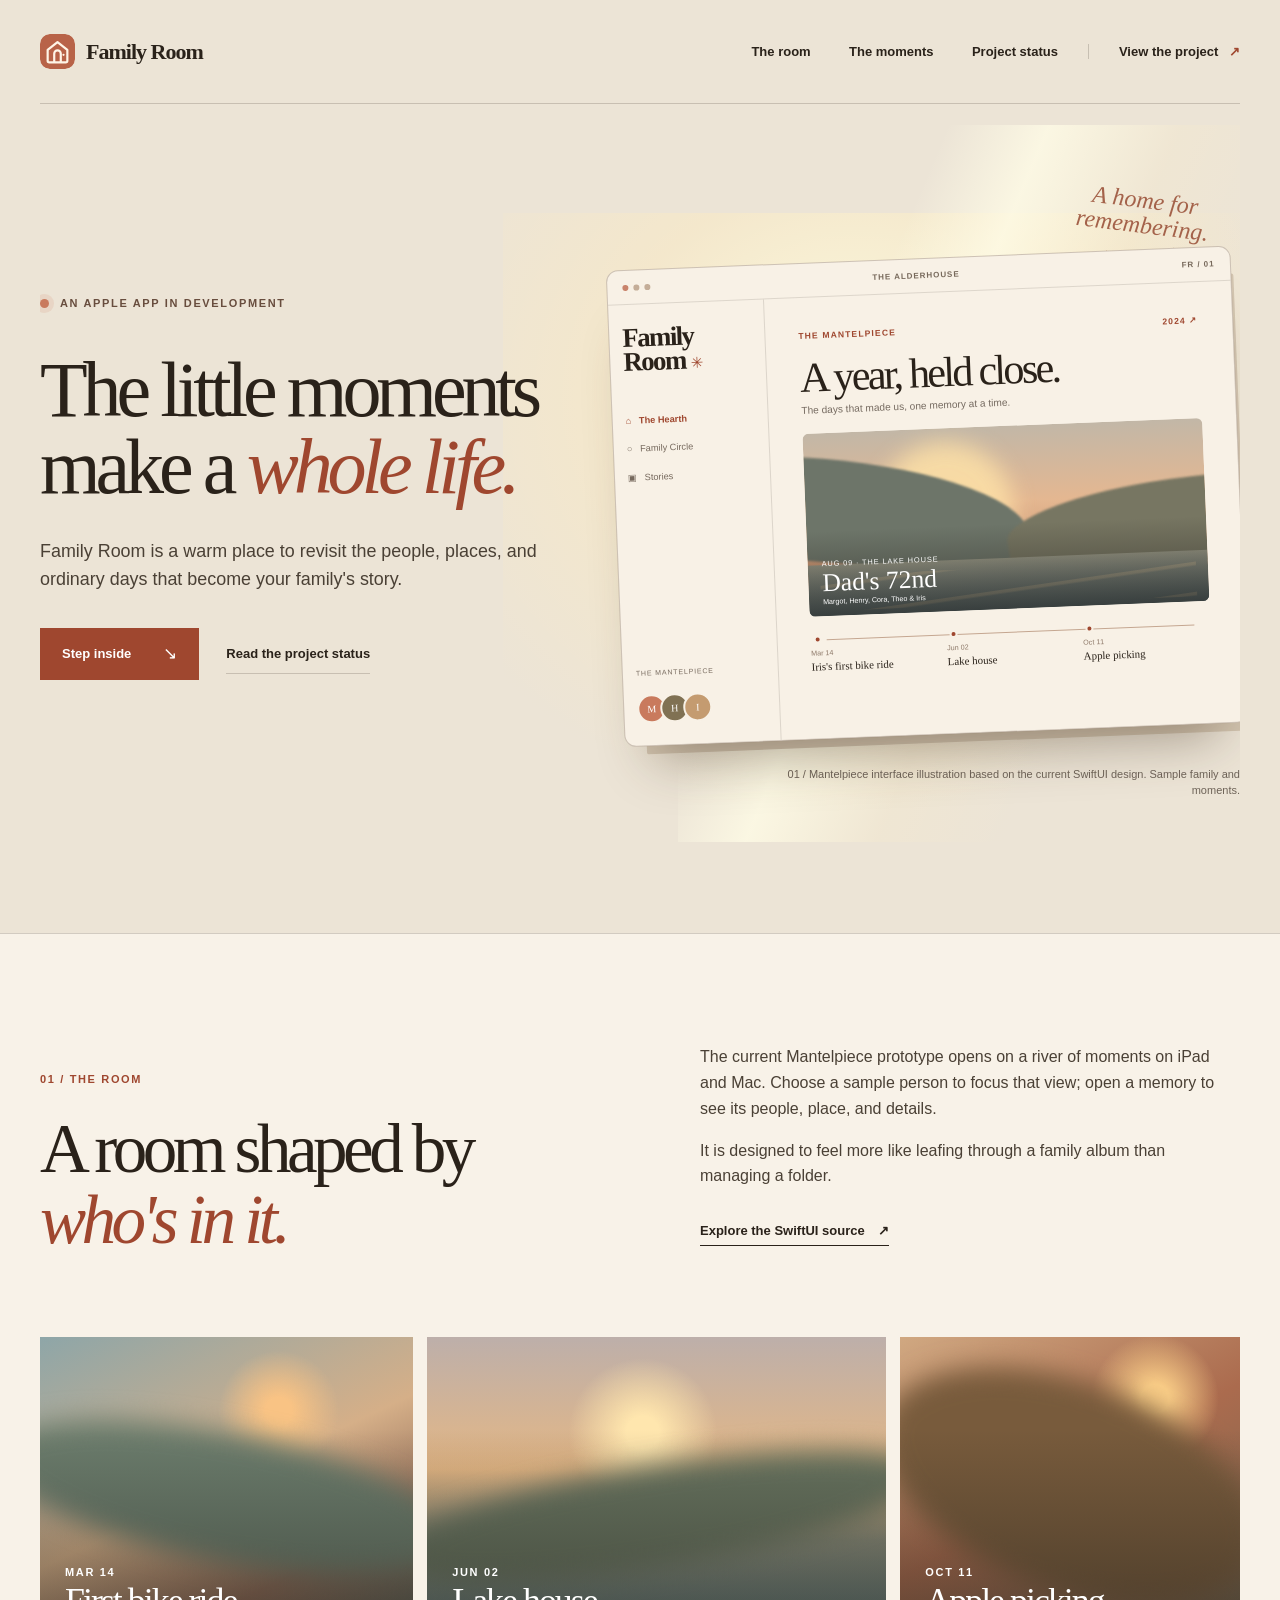
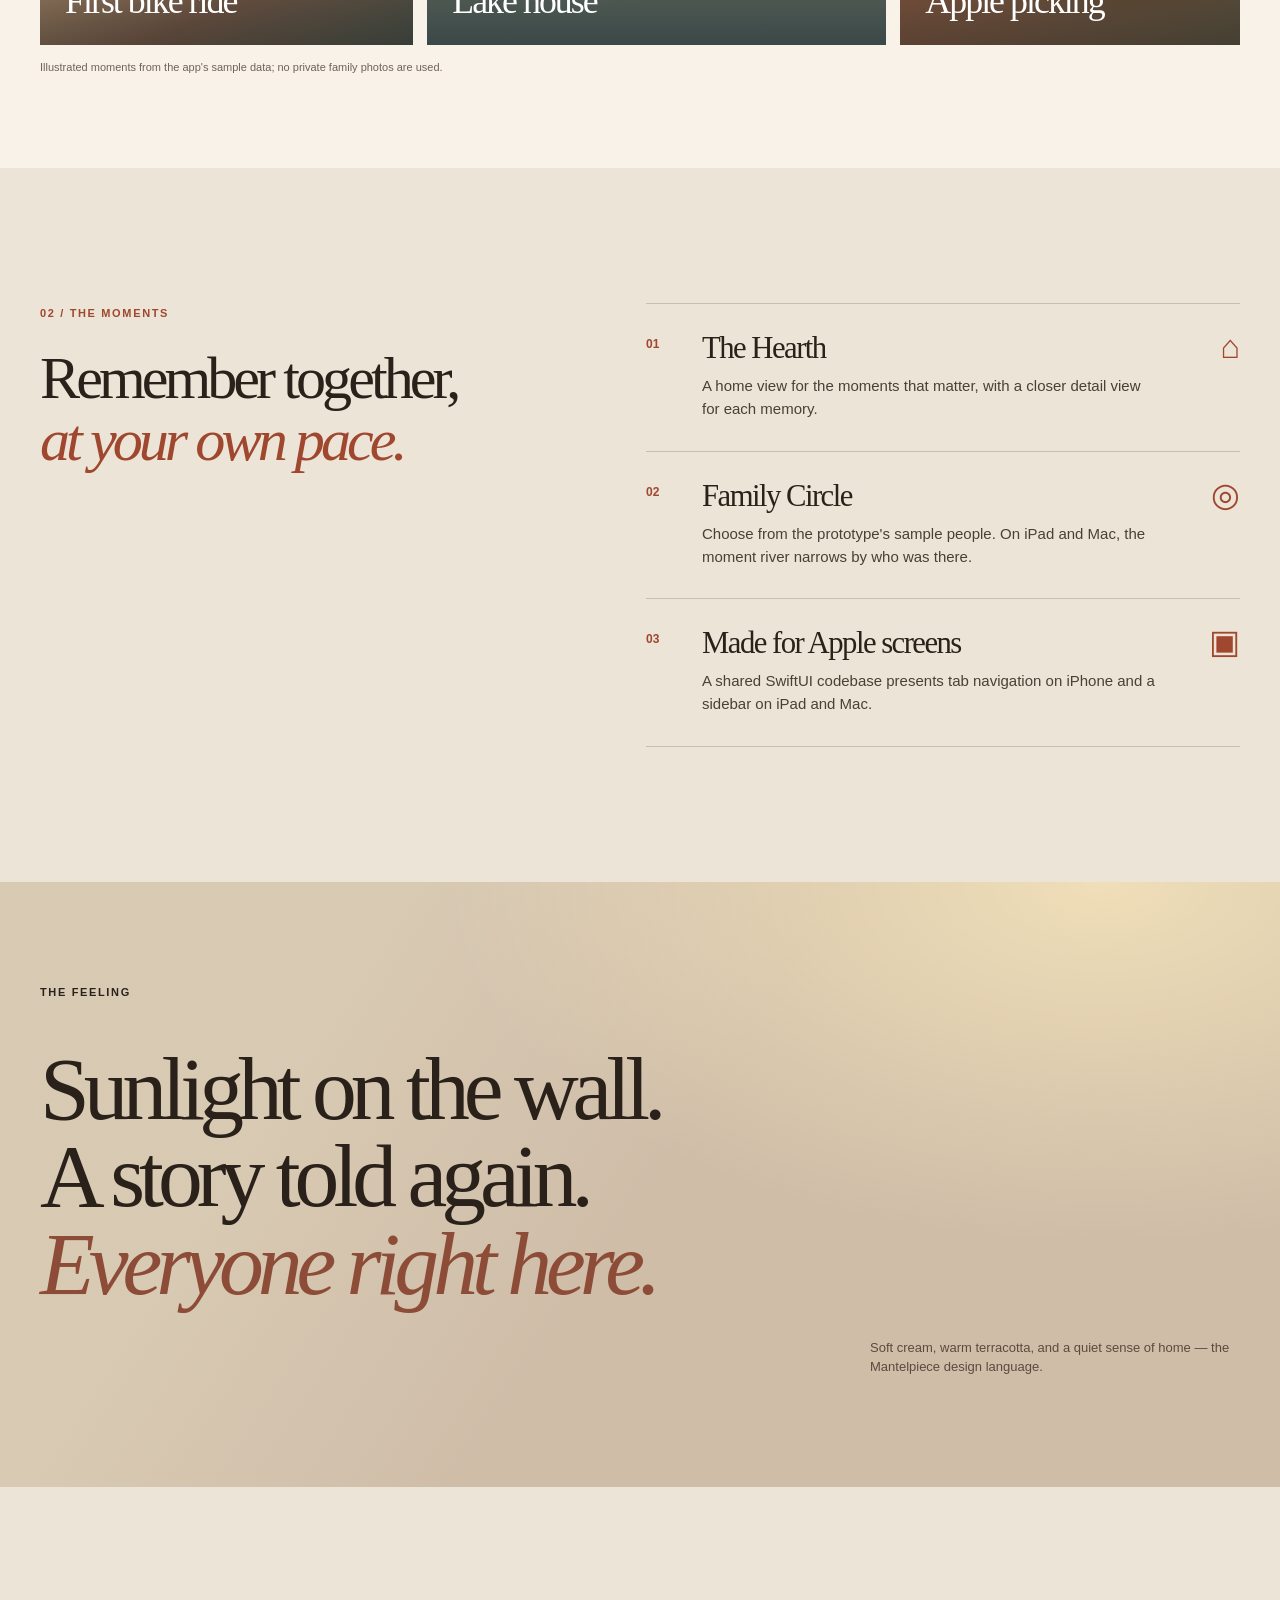
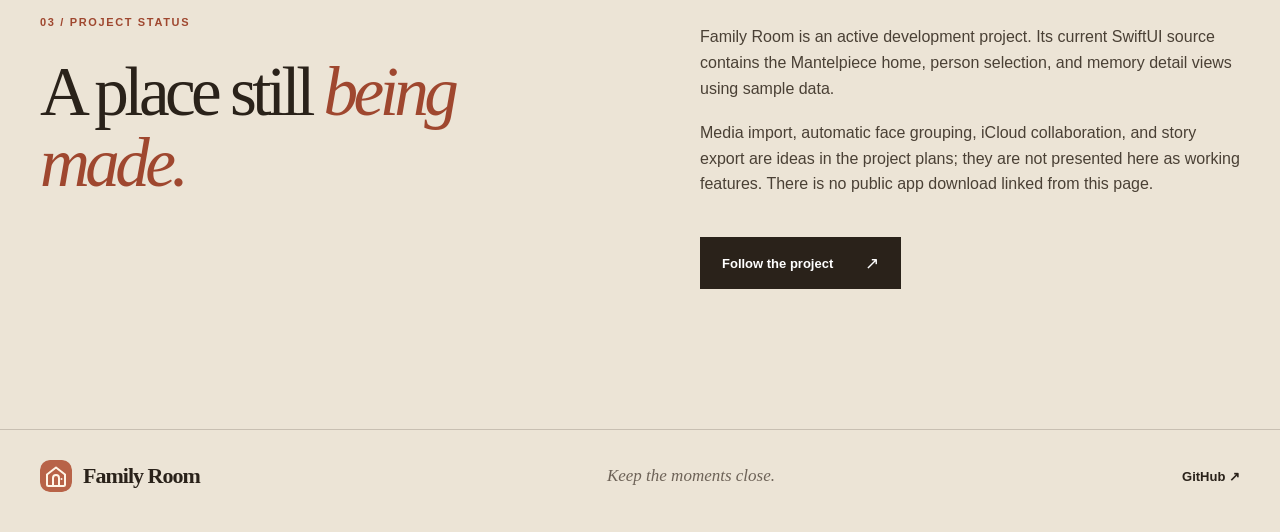
<file: site/index.html>
<!doctype html>
<html lang="en">
<head>
  <meta charset="utf-8">
  <meta name="viewport" content="width=device-width, initial-scale=1">
  <meta name="theme-color" content="#ece4d6">
  <meta name="description" content="Family Room is an in-development Apple app exploring a warm, visual home for family moments. See the Mantelpiece interface concept and current project status.">
  <title>Family Room — Keep the moments close</title>
  <link rel="icon" href="favicon.svg" type="image/svg+xml">
  <link rel="stylesheet" href="styles.css">
  <script src="script.js" defer></script>
</head>
<body>
  <a class="skip" href="#main">Skip to content</a>
  <header class="site-header wrap">
    <a class="brand" href="#top" aria-label="Family Room, back to top"><img src="favicon.svg" width="35" height="35" alt=""><span>Family Room</span></a>
    <nav aria-label="Main navigation">
      <a href="#the-room">The room</a>
      <a href="#the-moments">The moments</a>
      <a href="#status">Project status</a>
    </nav>
    <a class="header-link" href="https://github.com/AdamNolle/Family-Room">View the project <span aria-hidden="true">↗</span></a>
  </header>

  <main id="main">
    <section id="top" class="hero wrap" aria-labelledby="hero-title">
      <div class="hero-copy">
        <p class="eyebrow"><span class="sun-dot" aria-hidden="true"></span> An Apple app in development</p>
        <h1 id="hero-title">The little moments<br> make a <em>whole life.</em></h1>
        <p class="intro">Family Room is a warm place to revisit the people, places, and ordinary days that become your family's story.</p>
        <div class="hero-actions"><a class="button" href="#the-room">Step inside <span aria-hidden="true">↘</span></a><a class="text-link" href="#status">Read the project status</a></div>
      </div>
      <div class="hero-art" aria-label="Illustration of the Family Room Mantelpiece interface">
        <div class="light-beam" aria-hidden="true"></div>
        <div class="hero-note" aria-hidden="true">A home for<br><i>remembering.</i></div>
        <div class="app-window">
          <div class="window-bar"><span class="window-dots" aria-hidden="true"><i></i><i></i><i></i></span><span>THE ALDERHOUSE</span><span>FR / 01</span></div>
          <div class="window-body">
            <aside class="window-side" aria-hidden="true"><span class="mini-brand">Family<br>Room<span class="tiny-star">✳</span></span><span class="selected">⌂ &nbsp; The Hearth</span><span>○ &nbsp; Family Circle</span><span>▣ &nbsp; Stories</span><small>THE MANTELPIECE</small><div class="avatar-row"><b>M</b><b>H</b><b>I</b></div></aside>
            <div class="window-main"><div class="ui-kicker">THE MANTELPIECE <span>2024 ↗</span></div><div class="ui-title">A year, held close.</div><p>The days that made us, one memory at a time.</p><div class="featured-moment"><div class="landscape" aria-hidden="true"><span class="horizon"></span><span class="hill one"></span><span class="hill two"></span><span class="lake"></span></div><div class="moment-caption"><small>AUG 09 · THE LAKE HOUSE</small><strong>Dad's 72nd</strong><span>Margot, Henry, Cora, Theo &amp; Iris</span></div></div><div class="ui-river"><span class="river-line"></span><span class="river-item"><i></i> Mar 14 <b>Iris's first bike ride</b></span><span class="river-item"><i></i> Jun 02 <b>Lake house</b></span><span class="river-item"><i></i> Oct 11 <b>Apple picking</b></span></div></div>
          </div>
        </div>
        <p class="art-caption">01 / Mantelpiece interface illustration based on the current SwiftUI design. Sample family and moments.</p>
      </div>
    </section>

    <section id="the-room" class="room-section" aria-labelledby="room-title">
      <div class="wrap room-grid">
        <div class="room-lead"><span class="chapter">01 / THE ROOM</span><h2 id="room-title">A room shaped by <em>who's in it.</em></h2></div>
        <div class="room-detail"><p>The current Mantelpiece prototype opens on a river of moments on iPad and Mac. Choose a sample person to focus that view; open a memory to see its people, place, and details.</p><p>It is designed to feel more like leafing through a family album than managing a folder.</p><a class="inline-link" href="https://github.com/AdamNolle/Family-Room/tree/main/Sources/Shared">Explore the SwiftUI source <span aria-hidden="true">↗</span></a></div>
      </div>
      <div class="wrap scene-strip" aria-hidden="true"><div class="scene scene-one"><span>MAR 14</span><strong>First bike ride</strong></div><div class="scene scene-two"><span>JUN 02</span><strong>Lake house</strong></div><div class="scene scene-three"><span>OCT 11</span><strong>Apple picking</strong></div></div>
      <p class="wrap strip-caption">Illustrated moments from the app's sample data; no private family photos are used.</p>
    </section>

    <section id="the-moments" class="moments-section wrap" aria-labelledby="moments-title">
      <div class="moments-heading"><span class="chapter">02 / THE MOMENTS</span><h2 id="moments-title">Remember together,<br><em>at your own pace.</em></h2></div>
      <div class="feature-list"><article><span class="feature-number">01</span><div><h3>The Hearth</h3><p>A home view for the moments that matter, with a closer detail view for each memory.</p></div><span class="feature-glyph" aria-hidden="true">⌂</span></article><article><span class="feature-number">02</span><div><h3>Family Circle</h3><p>Choose from the prototype's sample people. On iPad and Mac, the moment river narrows by who was there.</p></div><span class="feature-glyph" aria-hidden="true">◎</span></article><article><span class="feature-number">03</span><div><h3>Made for Apple screens</h3><p>A shared SwiftUI codebase presents tab navigation on iPhone and a sidebar on iPad and Mac.</p></div><span class="feature-glyph" aria-hidden="true">▣</span></article></div>
    </section>

    <section class="quote-section" aria-label="Design direction"><div class="wrap"><span class="chapter">THE FEELING</span><p>Sunlight on the wall.<br>A story told again.<br><em>Everyone right here.</em></p><span class="quote-note">Soft cream, warm terracotta, and a quiet sense of home — the Mantelpiece design language.</span></div></section>

    <section id="status" class="status-section wrap" aria-labelledby="status-title"><div><span class="chapter">03 / PROJECT STATUS</span><h2 id="status-title">A place still <em>being made.</em></h2></div><div class="status-copy"><p>Family Room is an active development project. Its current SwiftUI source contains the Mantelpiece home, person selection, and memory detail views using sample data.</p><p>Media import, automatic face grouping, iCloud collaboration, and story export are ideas in the project plans; they are not presented here as working features. There is no public app download linked from this page.</p><a class="button button-dark" href="https://github.com/AdamNolle/Family-Room">Follow the project <span aria-hidden="true">↗</span></a></div></section>
  </main>
  <footer class="site-footer"><div class="wrap footer-inner"><a class="brand" href="#top"><img src="favicon.svg" width="32" height="32" alt=""><span>Family Room</span></a><span>Keep the moments close.</span><a href="https://github.com/AdamNolle/Family-Room">GitHub ↗</a></div></footer>
</body>
</html>
</file>
<file: site/styles.css>
:root{--cream:#ece4d6;--paper:#f6efe3;--ink:#2a221a;--soft:#4a4035;--mute:#6e6358;--rust:#9f472f;--rust-light:#c97a5d;--rule:rgba(42,34,26,.19);--serif:Georgia,"Iowan Old Style","Baskerville",serif;--sans:-apple-system,BlinkMacSystemFont,"Segoe UI",sans-serif}
*{box-sizing:border-box}html{scroll-behavior:smooth}body{margin:0;background:var(--cream);color:var(--ink);font-family:var(--sans);-webkit-font-smoothing:antialiased}a{color:inherit}img{display:block}.wrap{width:min(100% - 80px,1420px);margin-inline:auto}.skip{position:absolute;z-index:30;top:-80px;left:12px;padding:12px 18px;background:var(--ink);color:white}.skip:focus{top:12px}a:focus-visible{outline:3px solid var(--rust);outline-offset:5px;border-radius:3px}::selection{background:#d9a38d;color:var(--ink)}
.site-header{height:104px;display:flex;align-items:center;justify-content:space-between;gap:30px;border-bottom:1px solid var(--rule);position:relative;z-index:10}.brand{display:inline-flex;align-items:center;gap:11px;text-decoration:none;font:600 22px/1 var(--serif);letter-spacing:-.045em;white-space:nowrap}.brand img{border-radius:10px}.site-header nav{display:flex;gap:clamp(16px,3vw,46px);margin-left:auto}.site-header nav a,.header-link{font-size:13px;font-weight:600;text-decoration:none;white-space:nowrap}.site-header nav a:hover,.header-link:hover,.inline-link:hover,.text-link:hover,.site-footer a:hover{text-decoration:underline;text-underline-offset:5px}.header-link{border-left:1px solid var(--rule);padding-left:30px}.header-link span{margin-left:7px;color:var(--rust)}
.hero{min-height:760px;display:grid;grid-template-columns:minmax(370px,.95fr) minmax(500px,1.1fr);align-items:center;gap:3%;padding-block:84px 110px;overflow:clip}.hero-copy{position:relative;z-index:2;padding-bottom:34px}.eyebrow,.chapter{font:700 11px/1.25 var(--sans);letter-spacing:.15em;text-transform:uppercase}.eyebrow{display:flex;align-items:center;gap:11px;color:#684d3e;margin-bottom:40px}.sun-dot{width:9px;height:9px;border-radius:50%;background:var(--rust-light);box-shadow:0 0 0 5px rgba(201,122,93,.14)}h1,h2,h3,p{margin-top:0}h1,h2{font-family:var(--serif);font-weight:400;letter-spacing:-.066em}h1{font-size:clamp(58px,6.1vw,103px);line-height:.99;margin:0 0 33px;white-space:nowrap}h1 em,h2 em,.quote-section em{font-weight:400;color:var(--rust);font-style:italic}.intro{font-size:clamp(17px,1.4vw,21px);line-height:1.55;max-width:500px;color:var(--soft);margin-bottom:34px}.hero-actions{display:flex;align-items:center;gap:27px;flex-wrap:wrap}.button{display:inline-flex;justify-content:space-between;align-items:center;gap:32px;min-height:52px;padding:0 21px;background:var(--rust);border:1px solid var(--rust);color:#fff;text-decoration:none;font-size:13px;font-weight:700;transition:transform .18s ease,background .18s ease,box-shadow .18s ease}.button:hover{background:#8d3f2a;transform:translateY(-2px);box-shadow:0 8px 22px rgba(91,48,30,.18)}.button:active{transform:translateY(1px);box-shadow:none}.button span{font-size:17px;font-weight:400}.text-link{font-size:13px;font-weight:650;text-decoration:none;border-bottom:1px solid var(--rule);padding-block:12px}
.hero-art{position:relative;min-width:0;padding:70px 0 24px;isolation:isolate}.hero-art:before{content:"";position:absolute;inset:4% -12% 2% -18%;z-index:-2;background:radial-gradient(ellipse at 43% 31%,rgba(255,253,222,.92),rgba(255,236,190,.42) 38%,transparent 72%);pointer-events:none}.light-beam{position:absolute;z-index:-1;inset:-10% -10% -3% 10%;background:linear-gradient(113deg,transparent 29%,rgba(255,252,230,.78) 40%,rgba(255,240,198,.19) 54%,transparent 68%);pointer-events:none}.hero-note{position:absolute;right:5%;top:0;transform:rotate(7deg);color:#a4624a;font:italic 24px/1.05 var(--serif);text-align:center}.hero-note:after{content:"";display:block;width:68px;height:20px;border-bottom:1.5px solid currentColor;border-radius:50%;margin:0 auto;transform:rotate(-9deg)}.app-window{position:relative;width:100%;aspect-ratio:1.31;background:#f8f1e6;border:1px solid rgba(70,44,28,.24);border-radius:12px;box-shadow:0 42px 54px -30px rgba(65,48,30,.42),12px 18px 0 -10px #d3c5b0;transform:rotate(-2.3deg);overflow:hidden;transition:transform .6s cubic-bezier(.2,.7,.2,1)}.hero-art:hover .app-window{transform:rotate(-.5deg) translateY(-5px)}.window-bar{height:34px;border-bottom:1px solid rgba(42,34,26,.13);display:flex;align-items:center;justify-content:space-between;padding:0 15px;font-size:8px;font-weight:700;letter-spacing:.12em;color:#77695b}.window-dots{display:flex;gap:5px}.window-dots i{width:6px;height:6px;border-radius:50%;background:#c4ad98}.window-dots i:first-child{background:#c9836b}.window-body{display:grid;grid-template-columns:25% 75%;height:calc(100% - 34px)}.window-side{border-right:1px solid rgba(42,34,26,.13);padding:22px 13px;display:flex;flex-direction:column;gap:18px;color:#76695d;font-size:clamp(6px,.72vw,10px)}.window-side .mini-brand{font:600 clamp(17px,2.1vw,29px)/.88 var(--serif);letter-spacing:-.06em;color:var(--ink);margin-bottom:23px}.tiny-star{color:var(--rust);font:normal 15px var(--sans);margin-left:5px}.window-side .selected{color:var(--rust);font-weight:700}.window-side small{font-size:7px;letter-spacing:.12em;margin-top:auto}.avatar-row{display:flex}.avatar-row b{display:grid;place-items:center;width:clamp(15px,2.4vw,29px);aspect-ratio:1;border-radius:50%;background:#c97a5d;color:#fff;border:2px solid #f8f1e6;font:normal 10px var(--serif);margin-right:-6px}.avatar-row b:nth-child(2){background:#807153}.avatar-row b:nth-child(3){background:#c49b70}.window-main{padding:clamp(14px,2.6vw,38px);overflow:hidden}.ui-kicker{display:flex;justify-content:space-between;color:var(--rust);font:700 clamp(6px,.67vw,10px) var(--sans);letter-spacing:.13em}.ui-title{font:400 clamp(24px,3.3vw,49px)/1.05 var(--serif);letter-spacing:-.065em;margin:15px 0 4px}.window-main>p{color:#766b61;font-size:clamp(7px,.79vw,12px);margin:0 0 18px}.featured-moment{position:relative;height:49%;min-height:110px;overflow:hidden;border-radius:6px}.landscape{position:absolute;inset:0;overflow:hidden;background:linear-gradient(180deg,#c2b7a7 0%,#e4b791 41%,#d19b77 71%,#70736f 100%)}.landscape:before{content:"";position:absolute;width:34%;aspect-ratio:1;border-radius:50%;background:#ffe3a8;filter:blur(11px);left:18%;top:8%;opacity:.8}.horizon{position:absolute;left:0;right:0;top:58%;height:2px;background:#f3c7a1}.hill{position:absolute;bottom:28%;width:90%;height:56%;background:#6d7569;border-radius:50% 70% 0 0;filter:blur(1px)}.hill.one{left:-34%;transform:rotate(7deg)}.hill.two{right:-40%;bottom:21%;height:47%;background:#777662;transform:rotate(-7deg)}.lake{position:absolute;inset:72% 0 0;background:linear-gradient(180deg,#9a9a88,#596e72)}.lake:before{content:"";position:absolute;inset:20% 3% 10%;background:repeating-linear-gradient(174deg,transparent 0 10px,rgba(253,218,163,.26) 11px 13px,transparent 15px 30px)}.moment-caption{position:absolute;left:0;right:0;bottom:0;padding:28px 14px 10px;color:white;background:linear-gradient(transparent,rgba(35,32,28,.6));display:flex;flex-direction:column;gap:2px}.moment-caption small{font-size:clamp(6px,.58vw,9px);letter-spacing:.12em}.moment-caption strong{font:400 clamp(15px,2vw,27px)/1 var(--serif)}.moment-caption span{font-size:clamp(6px,.56vw,9px)}.ui-river{display:flex;justify-content:space-between;gap:8px;position:relative;margin-top:19px}.river-line{position:absolute;left:4%;right:4%;top:4px;height:1px;background:#c5a791}.river-item{position:relative;padding-top:14px;flex:1;color:#8d7868;font-size:clamp(5px,.56vw,8px)}.river-item i{position:absolute;top:0;left:3px;width:8px;height:8px;background:var(--rust);border-radius:50%;border:2px solid #f8f1e6}.river-item b{display:block;color:var(--ink);font:400 clamp(7px,.85vw,12px) var(--serif);margin-top:3px}.art-caption{font-size:11px;color:var(--mute);max-width:500px;margin:31px 0 0 auto;text-align:right;line-height:1.5}
.room-section{background:#f8f2e8;border-top:1px solid var(--rule);padding:110px 0 82px}.room-grid{display:grid;grid-template-columns:1fr 1fr;gap:10%;align-items:end;margin-bottom:82px}.chapter{color:var(--rust)}h2{font-size:clamp(47px,5.4vw,86px);line-height:1.03;margin:26px 0 0}.room-detail{padding-bottom:9px;max-width:530px}.room-detail p,.status-copy p{font-size:clamp(16px,1.25vw,19px);line-height:1.62;color:var(--soft);margin:0 0 16px}.inline-link{display:inline-block;font-size:13px;font-weight:700;text-decoration:none;border-bottom:1px solid var(--ink);padding-bottom:7px;margin-top:18px}.inline-link span{margin-left:10px}.scene-strip{display:grid;grid-template-columns:1fr 1.23fr .91fr;gap:14px}.scene{position:relative;min-height:clamp(230px,24vw,365px);overflow:hidden;display:flex;flex-direction:column;justify-content:flex-end;padding:25px;background:#c5a888;color:#fff}.scene:before,.scene:after{content:"";position:absolute;pointer-events:none}.scene:before{inset:0;background:linear-gradient(180deg,transparent 30%,rgba(31,30,25,.52));z-index:1}.scene:after{inset:10% -20% 31%;border-radius:50%;background:rgba(67,70,53,.62);filter:blur(13px);transform:rotate(-17deg)}.scene span,.scene strong{position:relative;z-index:2}.scene span{font-size:11px;font-weight:700;letter-spacing:.15em;margin-bottom:6px}.scene strong{font:400 clamp(24px,2.8vw,44px)/1 var(--serif);letter-spacing:-.055em}.scene-one{background:radial-gradient(circle at 64% 24%,#f9c384 0 4%,transparent 18%),linear-gradient(155deg,#8ea6a8 0%,#d5af88 48%,#906b57 74%,#526259 100%)}.scene-one:after{background:#6b7c6c;inset:31% -13% 27%;transform:rotate(11deg)}.scene-two{background:radial-gradient(circle at 47% 31%,#ffe6ae 0 5%,transparent 23%),linear-gradient(180deg,#bdafaa 0%,#e4b785 43%,#898b79 66%,#59777a 100%)}.scene-two:after{background:#67735f;inset:42% -10% 25%;transform:rotate(-9deg)}.scene-three{background:radial-gradient(circle at 75% 20%,#f9cc86 0 4%,transparent 18%),linear-gradient(150deg,#d0a881 0%,#ab6b4e 48%,#6d644e 100%)}.scene-three:after{background:#785b3c;inset:15% -8% 18%;transform:rotate(20deg)}.strip-caption{font-size:11px;line-height:1.5;color:var(--mute);margin-top:14px}
.moments-section{display:grid;grid-template-columns:.9fr 1.1fr;gap:10%;padding-block:135px}.moments-heading h2{font-size:clamp(49px,4.7vw,75px)}.feature-list{border-top:1px solid var(--rule)}.feature-list article{display:grid;grid-template-columns:38px 1fr 42px;gap:18px;border-bottom:1px solid var(--rule);padding:27px 0 30px}.feature-number{font-size:12px;color:var(--rust);padding-top:6px;font-weight:700}.feature-list h3{font:400 clamp(26px,2.4vw,37px) var(--serif);letter-spacing:-.05em;margin-bottom:8px}.feature-list p{font-size:15px;line-height:1.55;color:var(--soft);max-width:460px;margin:0}.feature-glyph{font:400 33px var(--serif);color:var(--rust);justify-self:end;line-height:1}
.quote-section{background:#cfbda8;background-image:radial-gradient(ellipse at 86% 0%,rgba(255,238,191,.68),transparent 42%),linear-gradient(123deg,rgba(255,252,225,.2) 25%,transparent 51%);padding:100px 0 110px}.quote-section p{font:400 clamp(53px,7vw,115px)/.98 var(--serif);letter-spacing:-.067em;margin:45px 0 30px}.quote-section em{color:#8c4c37}.quote-note{display:block;font-size:13px;color:#5b4b3e;max-width:370px;line-height:1.5;margin-left:auto}
.quote-section .chapter{color:var(--ink)}
.scene{transition:transform .7s cubic-bezier(.2,.7,.2,1)}.scene:not(.in-view){transform:translateY(18px)}.scene:hover{transform:translateY(-5px)}
.status-section{display:grid;grid-template-columns:1fr 1fr;gap:10%;padding-block:125px 140px}.status-copy{max-width:550px;padding-top:12px}.status-copy p{margin-bottom:18px}.button-dark{margin-top:22px;background:var(--ink);border-color:var(--ink)}.button-dark:hover{background:#514038}.site-footer{border-top:1px solid var(--rule);padding:30px 0 40px}.footer-inner{display:flex;align-items:center;justify-content:space-between;gap:20px}.footer-inner>span{font:italic 17px var(--serif);color:var(--mute)}.footer-inner>a:last-child{text-decoration:none;font-size:13px;font-weight:700}
@media(max-width:1150px){.wrap{width:min(100% - 56px,1420px)}.site-header{height:86px}.site-header nav{gap:17px}.header-link{padding-left:17px}.hero{grid-template-columns:1fr;gap:25px;padding-top:78px}.hero-copy{padding-bottom:0}.hero-art{max-width:770px;width:100%;justify-self:center}.app-window{aspect-ratio:1.42}.window-side{font-size:10px}.window-side .mini-brand{font-size:28px}.ui-kicker{font-size:9px}.ui-title{font-size:44px}.window-main>p{font-size:11px}.moment-caption small,.moment-caption span{font-size:9px}.moment-caption strong{font-size:26px}.river-item{font-size:8px}.river-item b{font-size:12px}}
@media(max-width:740px){.wrap{width:min(100% - 36px,1420px)}.site-header{height:72px}.brand{font-size:19px}.brand img{width:31px;height:31px}.site-header nav{display:none}.header-link{margin-left:auto;padding-left:0;border:0;font-size:12px}.hero{min-height:0;padding:70px 0 80px;gap:4px;overflow:clip}.hero-copy{padding-bottom:5px}.eyebrow{margin-bottom:26px}h1{font-size:clamp(43px,9vw,69px);white-space:normal;letter-spacing:-.064em}h1 br{display:none}.intro{font-size:17px;margin-bottom:22px}.hero-actions{gap:18px}.hero-art{padding-top:78px}.hero-note{top:23px;right:8%;font-size:18px}.app-window{aspect-ratio:1.24;transform:rotate(-1.3deg)}.hero-art:hover .app-window{transform:rotate(-1.3deg)}.window-bar{height:26px;padding-inline:10px;font-size:6px}.window-body{height:calc(100% - 26px);grid-template-columns:20% 80%}.window-side{padding:10px 6px;gap:12px;font-size:6px}.window-side .mini-brand{font-size:clamp(13px,3.7vw,25px);margin-bottom:6px}.window-side small{font-size:5px}.avatar-row b{width:15px;font-size:6px;border-width:1px}.window-main{padding:12px}.ui-kicker{font-size:6px}.ui-title{font-size:clamp(24px,6.4vw,42px);margin:9px 0 3px}.window-main>p{font-size:7px;margin-bottom:8px}.featured-moment{height:48%;min-height:80px}.moment-caption{padding:19px 8px 7px}.moment-caption small,.moment-caption span{font-size:6px}.moment-caption strong{font-size:16px}.ui-river{margin-top:10px;gap:3px}.river-item{font-size:5px;padding-top:10px}.river-item b{font-size:7px}.river-item i{width:6px;height:6px;border-width:1px}.art-caption{font-size:10px;margin-top:22px}.room-section{padding:78px 0 66px}.room-grid,.moments-section,.status-section{grid-template-columns:1fr;gap:24px}.room-grid{margin-bottom:48px}.room-detail p,.status-copy p{font-size:16px}.scene-strip{grid-template-columns:1fr 1fr;gap:9px}.scene{min-height:220px;padding:15px}.scene:nth-child(3){display:none}.scene strong{font-size:27px}.moments-section{padding-block:90px}.moments-heading h2{margin-bottom:20px}.quote-section{padding:80px 0}.quote-section p{font-size:clamp(49px,9.5vw,72px)}.quote-note{margin-left:0}.status-section{padding-block:88px 100px}.status-copy{padding-top:0}.footer-inner{flex-wrap:wrap}.footer-inner>span{order:3;width:100%}}
@media(max-width:390px){.header-link{font-size:0}.header-link span{font-size:19px}.hero{padding-top:55px}.hero-actions .text-link{font-size:12px}.window-side span:not(.mini-brand),.window-side small,.avatar-row{display:none}.window-side .mini-brand{font-size:14px}.window-body{grid-template-columns:16% 84%}.scene{min-height:185px}.scene strong{font-size:22px}.feature-list article{grid-template-columns:25px 1fr 27px;gap:11px}.feature-list p{font-size:14px}}
@media(prefers-reduced-motion:reduce){html{scroll-behavior:auto}.button,.app-window,.scene{transition:none}.button:hover{transform:none}.hero-art:hover .app-window{transform:rotate(-2.3deg)}.scene:not(.in-view),.scene:hover{transform:none}}
</file>
